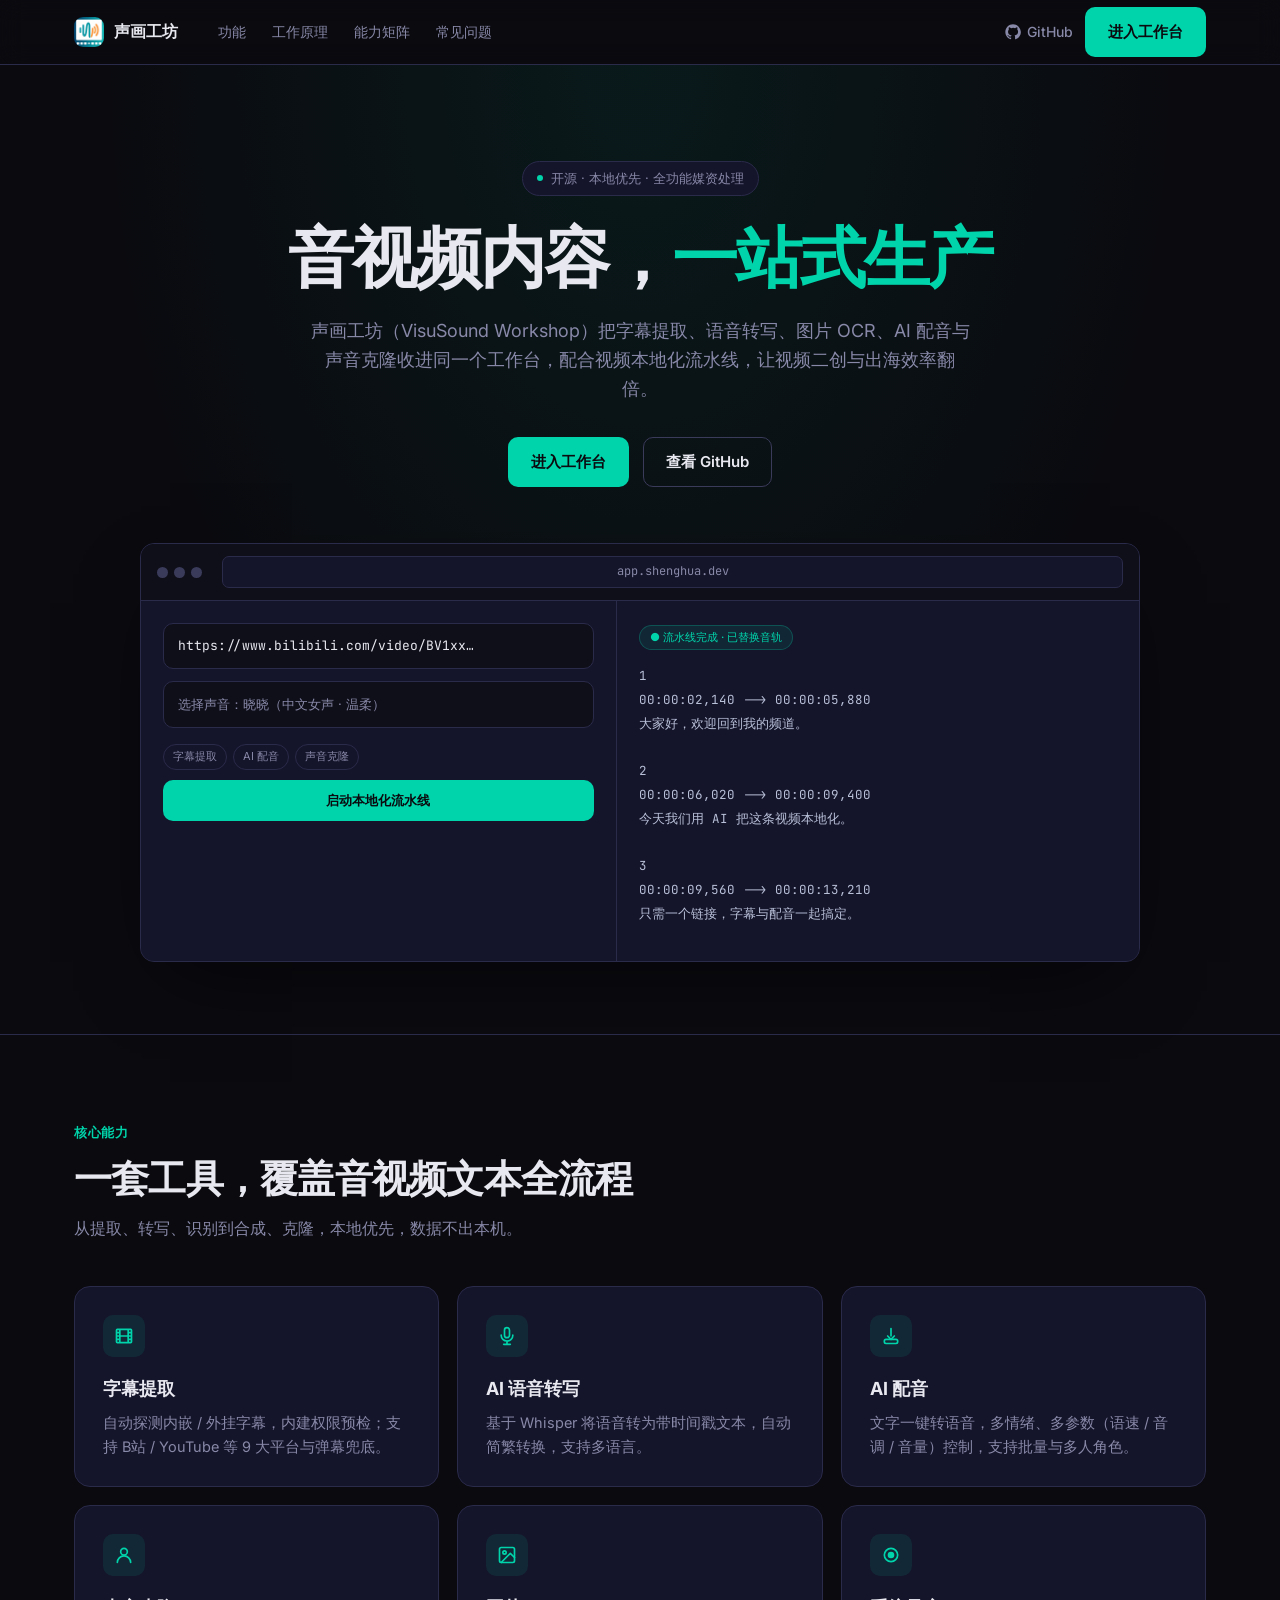
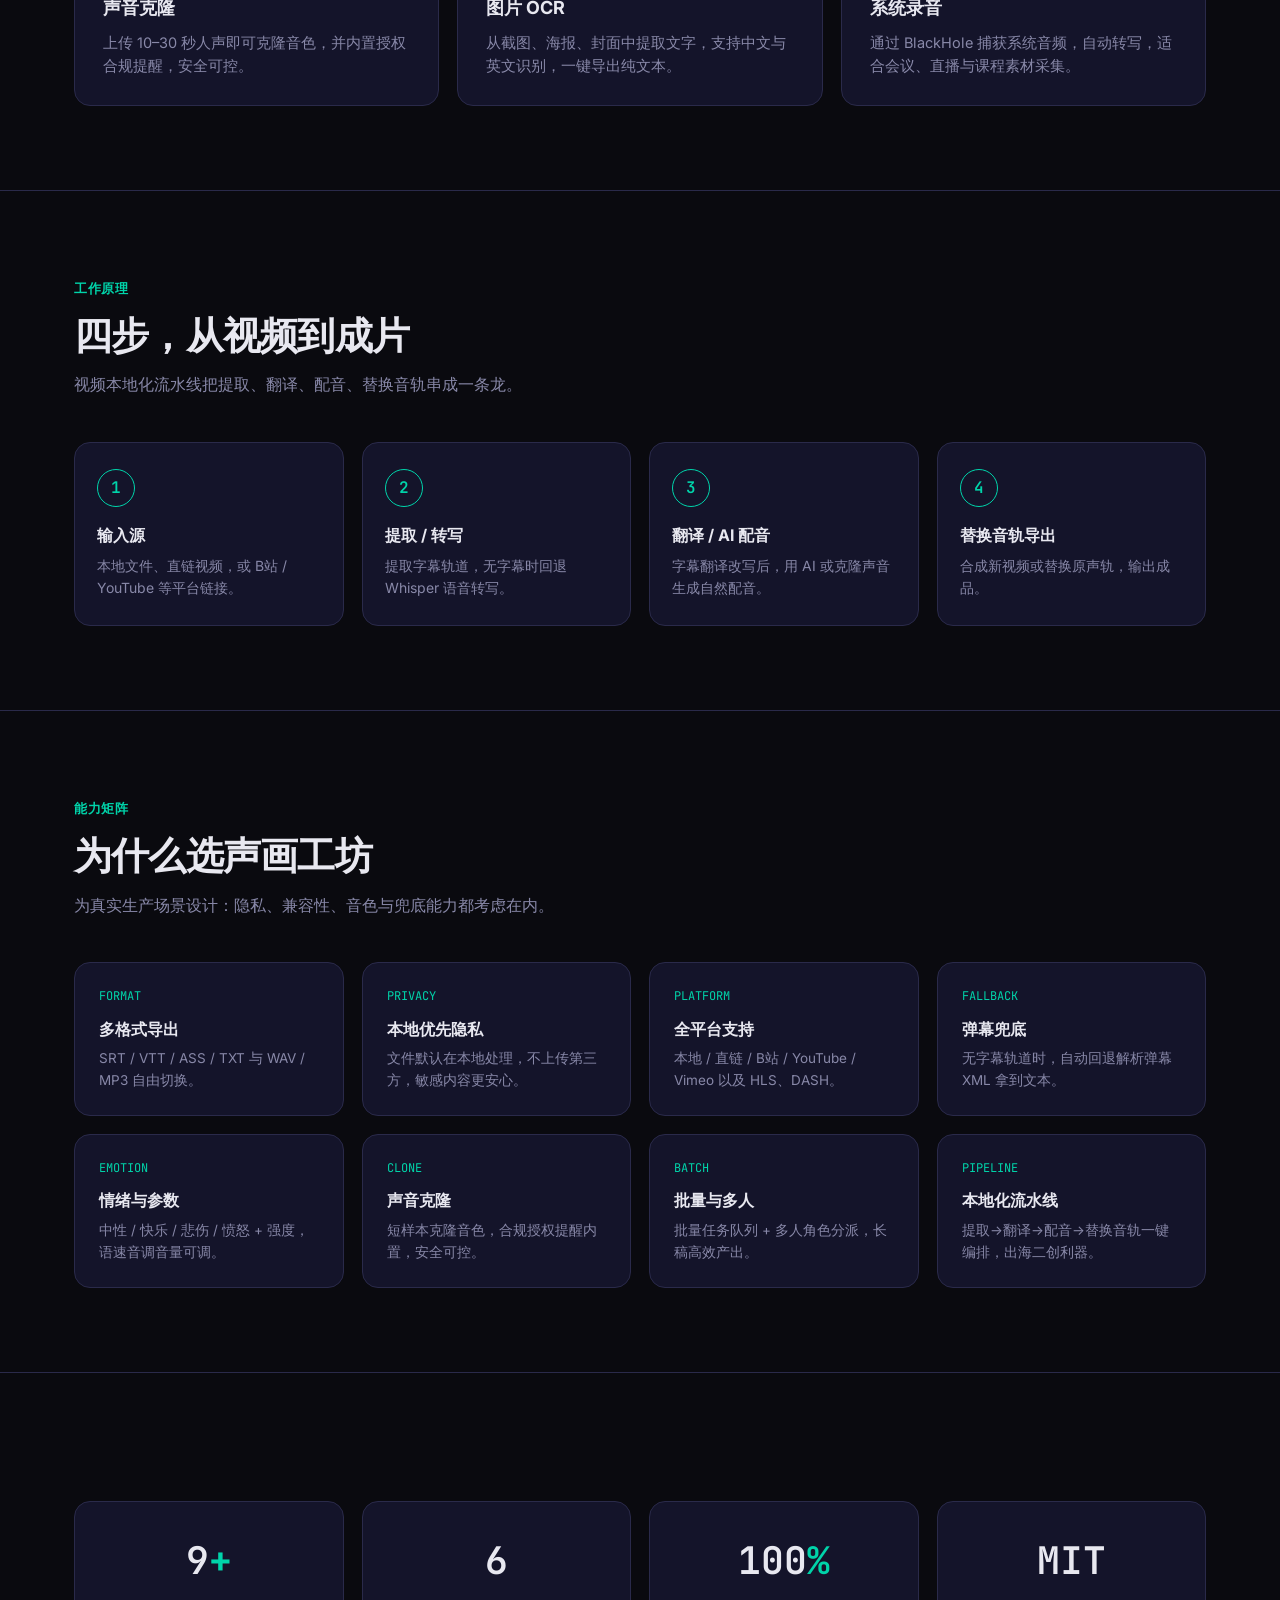
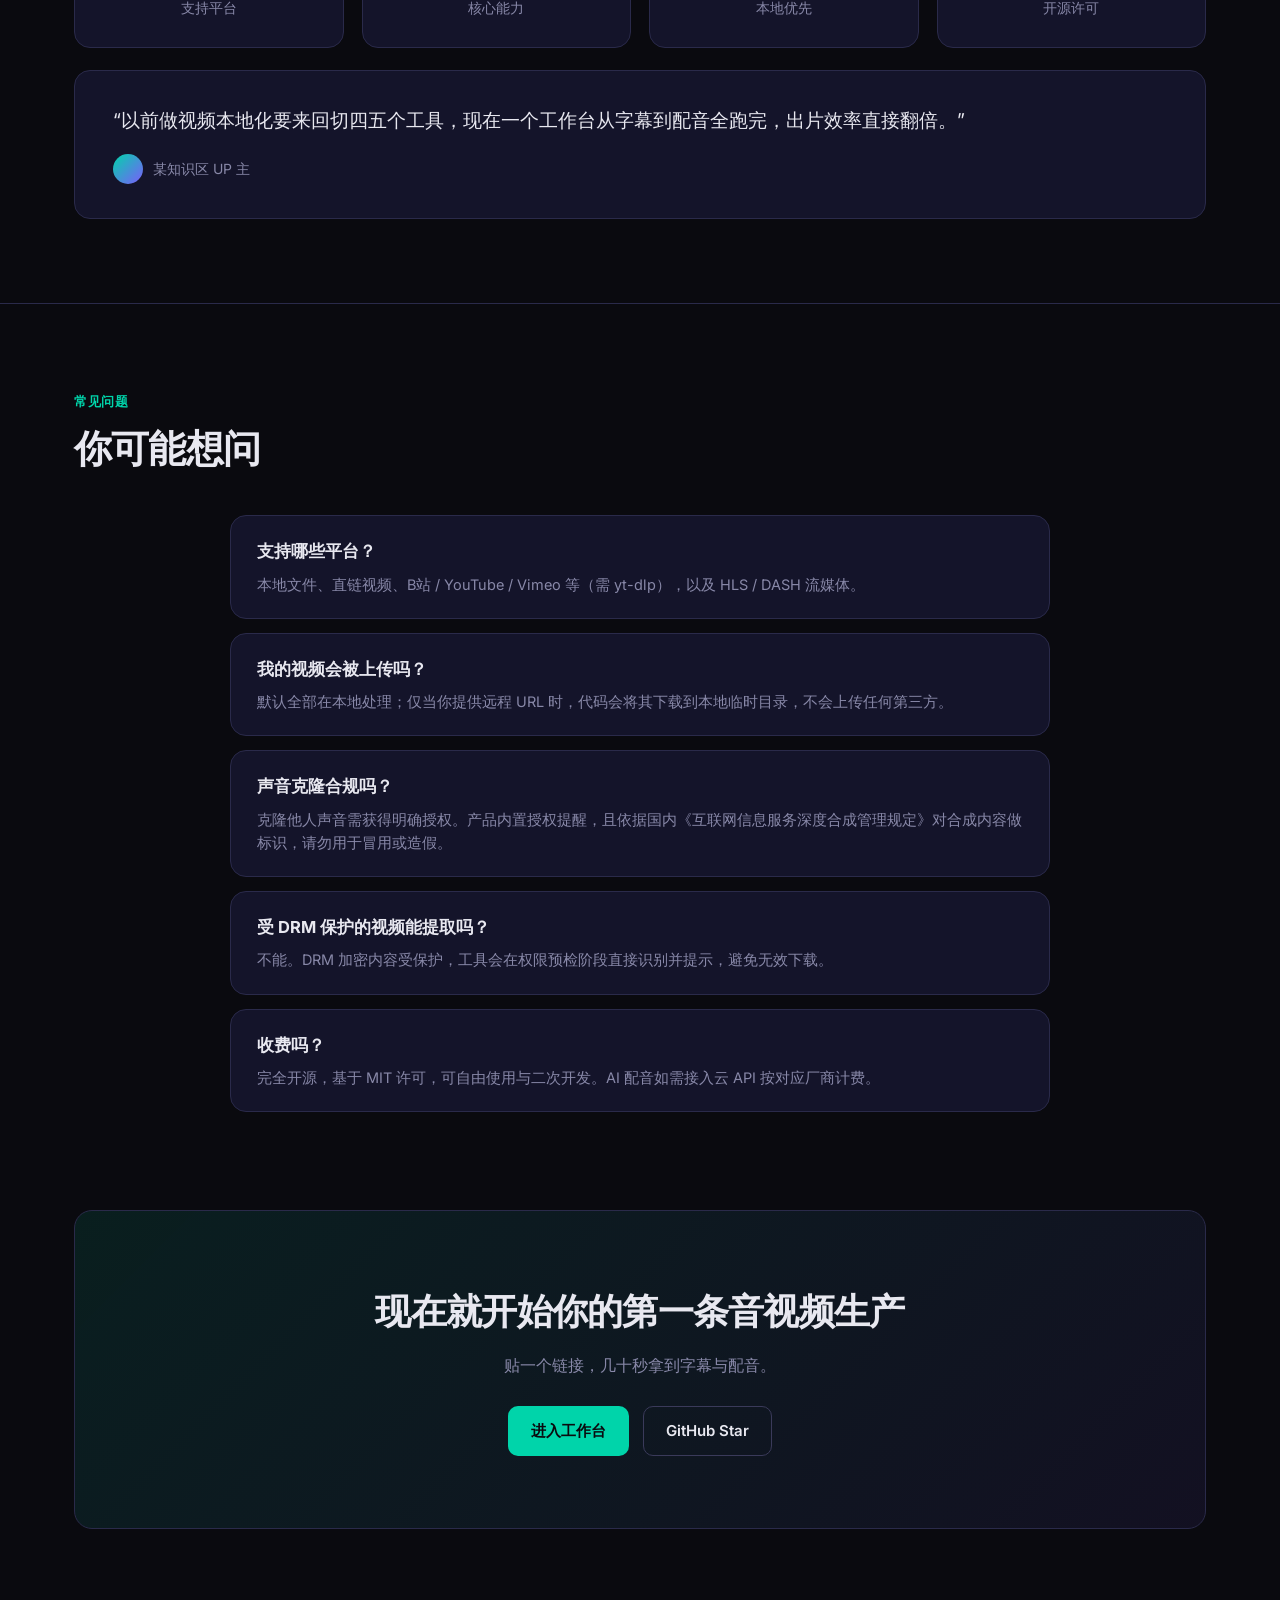
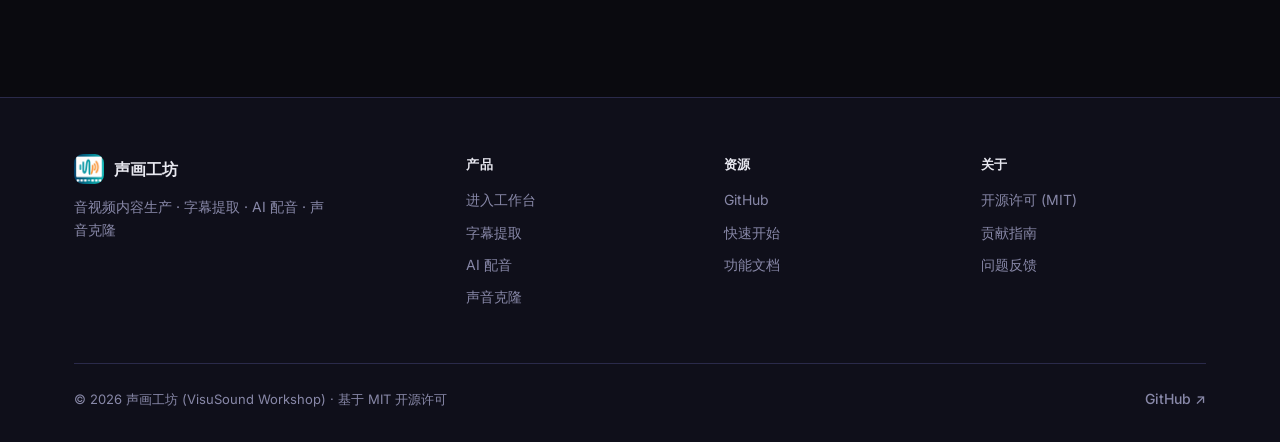
<file: templates/landing.html>
<!DOCTYPE html>
<html lang="zh-CN">
<head>
<meta charset="UTF-8">
<meta name="viewport" content="width=device-width, initial-scale=1.0">
<title>声画工坊 — 本地优先的媒资处理工作台</title>
<meta name="description" content="声画工坊（VisuSound Workshop）是一套本地优先的全功能媒资处理工作台：字幕提取、语音转写、图片 OCR、AI 配音、声音克隆与视频本地化流水线，一站完成。">
<link rel="preconnect" href="https://fonts.googleapis.com">
<link rel="preconnect" href="https://fonts.gstatic.com" crossorigin>
<link href="https://fonts.googleapis.com/css2?family=Inter:wght@400;500;600;700;800&family=JetBrains+Mono:wght@400;500;600&display=swap" rel="stylesheet">
<link rel="icon" type="image/x-icon" href="/static/favicon.ico">
<link rel="apple-touch-icon" sizes="180x180" href="/static/apple-touch-icon.png">
<link rel="icon" type="image/png" sizes="32x32" href="/static/favicon-32x32.png">
<style>
  :root {
    --bg: #0a0a0f;
    --bg-2: #0f0f1a;
    --surface: #14142a;
    --surface-2: #1a1a34;
    --border: #2a2a4a;
    --border-light: #3a3a5a;
    --text: #e8e8f0;
    --muted: #8888a8;
    --accent: #00d4aa;
    --accent-hover: #00e8bb;
    --purple: #7c5cfc;
    --amber: #f59e0b;
    --radius: 16px;
    --maxw: 1180px;
  }
  * { box-sizing: border-box; margin: 0; padding: 0; }
  html { scroll-behavior: smooth; }
  body {
    background: var(--bg);
    color: var(--text);
    font-family: 'Inter', 'PingFang SC', -apple-system, BlinkMacSystemFont, 'Segoe UI', sans-serif;
    line-height: 1.6; -webkit-font-smoothing: antialiased; overflow-x: hidden;
  }
  ::placeholder { font-family: inherit; }
  .mono { font-family: 'JetBrains Mono', monospace; }
  a { color: inherit; text-decoration: none; }
  .container { max-width: var(--maxw); margin: 0 auto; padding: 0 24px; }
  .eyebrow { display: inline-block; font-size: 13px; font-weight: 600; letter-spacing: .04em; color: var(--accent); margin-bottom: 14px; }
  .section-title { font-size: clamp(26px, 4vw, 38px); font-weight: 800; letter-spacing: -.02em; line-height: 1.2; }
  .section-sub { margin-top: 14px; color: var(--muted); font-size: 16px; max-width: 640px; }
  .accent { color: var(--accent); }
  .btn { display: inline-flex; align-items: center; gap: 8px; padding: 12px 22px; border-radius: 10px; font-size: 15px; font-weight: 600; cursor: pointer; transition: all .18s ease; border: 1px solid transparent; white-space: nowrap; }
  .btn-primary { background: var(--accent); color: #0a0a0f; }
  .btn-primary:hover { background: var(--accent-hover); transform: translateY(-1px); }
  .btn-ghost { background: transparent; color: var(--text); border-color: var(--border-light); }
  .btn-ghost:hover { border-color: var(--accent); color: var(--accent); }
  ::-webkit-scrollbar { width: 8px; } ::-webkit-scrollbar-track { background: transparent; }
  ::-webkit-scrollbar-thumb { background: var(--border-light); border-radius: 4px; }
  *:focus-visible { outline: 2px solid var(--accent); outline-offset: 2px; border-radius: 6px; }

  /* Header */
  header.site { position: sticky; top: 0; z-index: 50; background: rgba(10,10,15,.8); backdrop-filter: blur(12px); border-bottom: 1px solid var(--border); }
  .nav { display: flex; align-items: center; gap: 28px; height: 64px; }
  .brand { display: flex; align-items: center; gap: 10px; font-weight: 700; font-size: 16px; }
  .brand .logo { width: 30px; height: 30px; border-radius: 9px; object-fit: cover; display: block; }
  .nav-links { display: flex; gap: 26px; margin-left: 12px; }
  .nav-links a { color: var(--muted); font-size: 14px; font-weight: 500; transition: color .15s; }
  .nav-links a:hover { color: var(--text); }
  .nav-actions { margin-left: auto; display: flex; align-items: center; gap: 12px; }
  .github-link { color: var(--muted); font-size: 14px; font-weight: 500; display: flex; align-items: center; gap: 6px; }
  .github-link:hover { color: var(--text); }

  /* Hero */
  .hero { padding: 96px 0 72px; text-align: center; background: radial-gradient(ellipse at top, rgba(0,212,170,.08), transparent 60%); }
  .badge { display: inline-flex; align-items: center; gap: 8px; padding: 6px 14px; border-radius: 999px; border: 1px solid var(--border); background: var(--surface); font-size: 13px; color: var(--muted); margin-bottom: 26px; }
  .badge .dot { width: 6px; height: 6px; border-radius: 50%; background: var(--accent); }
  .hero h1 { font-size: clamp(38px, 6.4vw, 66px); font-weight: 800; line-height: 1.08; letter-spacing: -.03em; max-width: 900px; margin: 0 auto; }
  .hero p.lead { margin: 24px auto 0; max-width: 660px; color: var(--muted); font-size: 18px; }
  .hero-cta { margin-top: 34px; display: flex; gap: 14px; justify-content: center; flex-wrap: wrap; }

  /* Mockup */
  .mockup { margin: 56px auto 0; max-width: 1000px; border: 1px solid var(--border); border-radius: 14px; background: var(--surface); overflow: hidden; box-shadow: 0 30px 80px -30px rgba(0,0,0,.6); }
  .mockup-bar { display: flex; align-items: center; gap: 8px; padding: 12px 16px; border-bottom: 1px solid var(--border); background: var(--bg-2); }
  .mockup-bar .dots { display: flex; gap: 6px; } .mockup-bar .dots span { width: 11px; height: 11px; border-radius: 50%; background: var(--border-light); }
  .mockup-bar .addr { margin-left: 12px; flex: 1; font-size: 12px; color: var(--muted); background: var(--surface); border: 1px solid var(--border); border-radius: 7px; padding: 5px 12px; }
  .mockup-body { display: grid; grid-template-columns: 1fr 1.1fr; gap: 1px; background: var(--border); min-height: 360px; }
  .mockup-left { background: var(--surface); padding: 22px; text-align: left; }
  .mockup-left .field { background: var(--bg-2); border: 1.5px solid var(--border); border-radius: 10px; padding: 12px 14px; font-size: 13px; color: var(--muted); margin-bottom: 12px; }
  .mockup-left .field.url { color: var(--text); }
  .mockup-left .pill { display: inline-block; font-size: 11px; padding: 3px 9px; border-radius: 999px; border: 1px solid var(--border); color: var(--muted); margin: 4px 6px 4px 0; }
  .mockup-left .run { margin-top: 6px; background: var(--accent); color: #0a0a0f; font-size: 13px; font-weight: 600; border-radius: 10px; padding: 10px; text-align: center; }
  .mockup-right { background: var(--surface); padding: 22px; text-align: left; }
  .mockup-right .tag { display: inline-flex; align-items: center; gap: 6px; font-size: 11px; font-weight: 500; color: var(--accent); background: rgba(0,212,170,.1); border: 1px solid rgba(0,212,170,.25); padding: 3px 10px; border-radius: 999px; }
  .mockup-right pre { margin-top: 14px; font-family: 'JetBrains Mono', monospace; font-size: 12.5px; color: #b8c0d8; line-height: 1.9; white-space: pre-wrap; }

  /* Sections */
  section.block { padding: 84px 0; border-top: 1px solid var(--border); }
  .grid-3 { display: grid; grid-template-columns: repeat(3, 1fr); gap: 18px; margin-top: 44px; }
  .grid-2 { display: grid; grid-template-columns: repeat(2, 1fr); gap: 18px; margin-top: 44px; }
  .card { background: var(--surface); border: 1px solid var(--border); border-radius: var(--radius); padding: 28px; transition: border-color .2s, transform .2s; }
  .card:hover { border-color: var(--accent); transform: translateY(-2px); }
  .card .ic { width: 42px; height: 42px; border-radius: 10px; background: rgba(0,212,170,.1); display: grid; place-items: center; margin-bottom: 18px; color: var(--accent); }
  .card h3 { font-size: 18px; font-weight: 700; margin-bottom: 8px; }
  .card p { color: var(--muted); font-size: 14.5px; }

  .steps { display: grid; grid-template-columns: repeat(4, 1fr); gap: 18px; margin-top: 44px; }
  .step { background: var(--surface); border: 1px solid var(--border); border-radius: var(--radius); padding: 26px 22px; }
  .step .num { width: 38px; height: 38px; border-radius: 50%; border: 1px solid var(--accent); color: var(--accent); font-family: 'JetBrains Mono', monospace; font-weight: 600; display: grid; place-items: center; margin-bottom: 16px; }
  .step h4 { font-size: 16px; font-weight: 700; margin-bottom: 6px; }
  .step p { color: var(--muted); font-size: 14px; }

  .cap-grid { display: grid; grid-template-columns: repeat(4, 1fr); gap: 18px; margin-top: 44px; }
  .cap { background: var(--surface); border: 1px solid var(--border); border-radius: var(--radius); padding: 24px; transition: border-color .2s, transform .2s; }
  .cap:hover { border-color: var(--accent); transform: translateY(-2px); }
  .cap .k { font-family: 'JetBrains Mono', monospace; font-size: 12px; color: var(--accent); margin-bottom: 10px; }
  .cap h4 { font-size: 16px; font-weight: 700; margin-bottom: 6px; }
  .cap p { color: var(--muted); font-size: 13.5px; }

  .stats { display: grid; grid-template-columns: repeat(4, 1fr); gap: 18px; margin-top: 44px; }
  .stat { text-align: center; padding: 28px 12px; background: var(--surface); border: 1px solid var(--border); border-radius: var(--radius); }
  .stat .v { font-family: 'JetBrains Mono', monospace; font-size: 38px; font-weight: 600; color: var(--text); }
  .stat .v span { color: var(--accent); }
  .stat .l { color: var(--muted); font-size: 14px; margin-top: 6px; }

  .quote { margin-top: 22px; background: var(--surface); border: 1px solid var(--border); border-radius: var(--radius); padding: 34px 38px; }
  .quote p { font-size: 19px; line-height: 1.7; }
  .quote .by { margin-top: 16px; color: var(--muted); font-size: 14px; display: flex; align-items: center; gap: 10px; }
  .quote .by .av { width: 30px; height: 30px; border-radius: 50%; background: linear-gradient(135deg, var(--accent), var(--purple)); }

  .faq { max-width: 820px; margin: 44px auto 0; }
  .faq-item { border: 1px solid var(--border); border-radius: var(--radius); padding: 22px 26px; background: var(--surface); margin-bottom: 14px; }
  .faq-item h4 { font-size: 16.5px; font-weight: 700; }
  .faq-item p { color: var(--muted); font-size: 14.5px; margin-top: 8px; }
  .notice { display: flex; align-items: flex-start; gap: 10px; padding: 12px 14px; border-radius: 10px; font-size: 13px; margin-top: 10px; background: rgba(245,158,11,.08); border: 1px solid rgba(245,158,11,.2); color: var(--amber); }

  .final { text-align: center; padding: 72px 24px; background: linear-gradient(135deg, rgba(0,212,170,.1), rgba(124,92,252,.08)); border: 1px solid var(--border); border-radius: 18px; margin: 0 0 84px; }
  .final h2 { font-size: clamp(26px, 4vw, 36px); font-weight: 800; letter-spacing: -.02em; }
  .final p { color: var(--muted); margin-top: 12px; font-size: 16px; }
  .final .hero-cta { margin-top: 28px; }

  footer.site { border-top: 1px solid var(--border); padding: 56px 0 32px; background: var(--bg-2); }
  .foot-grid { display: grid; grid-template-columns: 1.6fr 1fr 1fr 1fr; gap: 32px; }
  .foot-brand p { color: var(--muted); font-size: 14px; margin-top: 12px; max-width: 260px; }
  .foot-col h5 { font-size: 13px; font-weight: 700; margin-bottom: 14px; letter-spacing: .03em; }
  .foot-col a { display: block; color: var(--muted); font-size: 14px; margin-bottom: 10px; transition: color .15s; }
  .foot-col a:hover { color: var(--accent); }
  .foot-bottom { display: flex; align-items: center; justify-content: space-between; margin-top: 44px; padding-top: 24px; border-top: 1px solid var(--border); color: var(--muted); font-size: 13px; flex-wrap: wrap; gap: 12px; }

  @media (max-width: 900px) {
    .nav-links { display: none; }
    .mockup-body { grid-template-columns: 1fr; }
    .grid-3, .cap-grid, .steps { grid-template-columns: 1fr 1fr; }
    .stats { grid-template-columns: 1fr 1fr; }
    .foot-grid { grid-template-columns: 1fr 1fr; }
  }
  @media (max-width: 560px) {
    .grid-3, .cap-grid, .steps, .grid-2, .stats, .foot-grid { grid-template-columns: 1fr; }
    .hero { padding: 60px 0 48px; }
  }
</style>
</head>
<body>

<!-- ===== Header ===== -->
<header class="site">
  <div class="container nav">
    <a class="brand" href="/">
      <img src="/static/images/logo-icon.png" alt="声画工坊" class="logo">
      声画工坊
    </a>
    <nav class="nav-links">
      <a href="#features">功能</a>
      <a href="#how">工作原理</a>
      <a href="#caps">能力矩阵</a>
      <a href="#faq">常见问题</a>
    </nav>
    <div class="nav-actions">
      <a class="github-link" href="https://github.com/ranbo3013/visusound-workshop" target="_blank" rel="noopener">
        <svg width="16" height="16" viewBox="0 0 24 24" fill="currentColor"><path d="M12 .5C5.7.5.5 5.7.5 12c0 5.1 3.3 9.4 7.9 10.9.6.1.8-.3.8-.6v-2c-3.2.7-3.9-1.5-3.9-1.5-.5-1.3-1.3-1.7-1.3-1.7-1-.7.1-.7.1-.7 1.1.1 1.7 1.1 1.7 1.1 1 1.7 2.7 1.2 3.4.9.1-.7.4-1.2.7-1.5-2.6-.3-5.3-1.3-5.3-5.7 0-1.3.5-2.3 1.2-3.1-.1-.3-.5-1.5.1-3.1 0 0 1-.3 3.3 1.2a11.5 11.5 0 016 0C17.3 4.7 18.3 5 18.3 5c.6 1.6.2 2.8.1 3.1.8.8 1.2 1.8 1.2 3.1 0 4.4-2.7 5.4-5.3 5.7.4.4.8 1.1.8 2.2v3.3c0 .3.2.7.8.6 4.6-1.5 7.9-5.8 7.9-10.9C23.5 5.7 18.3.5 12 .5z"/></svg>
        GitHub
      </a>
      <a class="btn btn-primary" href="/app">进入工作台</a>
    </div>
  </div>
</header>

<!-- ===== Hero ===== -->
<section class="hero">
  <div class="container">
    <span class="badge"><span class="dot"></span> 开源 · 本地优先 · 全功能媒资处理</span>
    <h1>音视频内容，<span class="accent">一站式生产</span></h1>
    <p class="lead">声画工坊（VisuSound Workshop）把字幕提取、语音转写、图片 OCR、AI 配音与声音克隆收进同一个工作台，配合视频本地化流水线，让视频二创与出海效率翻倍。</p>
    <div class="hero-cta">
      <a class="btn btn-primary" href="/app">进入工作台</a>
      <a class="btn btn-ghost" href="https://github.com/ranbo3013/visusound-workshop" target="_blank" rel="noopener">查看 GitHub</a>
    </div>

    <!-- Product mockup -->
    <div class="mockup">
      <div class="mockup-bar">
        <div class="dots"><span></span><span></span><span></span></div>
        <div class="addr mono">app.shenghua.dev</div>
      </div>
      <div class="mockup-body">
        <div class="mockup-left">
          <div class="field url mono">https://www.bilibili.com/video/BV1xx…</div>
          <div class="field">选择声音：晓晓（中文女声 · 温柔）</div>
          <div>
            <span class="pill">字幕提取</span><span class="pill">AI 配音</span><span class="pill">声音克隆</span>
          </div>
          <div class="run">启动本地化流水线</div>
        </div>
        <div class="mockup-right">
          <span class="tag">● 流水线完成 · 已替换音轨</span>
          <pre>1
00:00:02,140 --> 00:00:05,880
大家好，欢迎回到我的频道。

2
00:00:06,020 --> 00:00:09,400
今天我们用 AI 把这条视频本地化。

3
00:00:09,560 --> 00:00:13,210
只需一个链接，字幕与配音一起搞定。</pre>
        </div>
      </div>
    </div>
  </div>
</section>

<!-- ===== Core Features ===== -->
<section class="block" id="features">
  <div class="container">
    <span class="eyebrow">核心能力</span>
    <h2 class="section-title">一套工具，覆盖音视频文本全流程</h2>
    <p class="section-sub">从提取、转写、识别到合成、克隆，本地优先，数据不出本机。</p>

    <div class="grid-3">
      <div class="card">
        <div class="ic"><svg width="20" height="20" viewBox="0 0 24 24" fill="none" stroke="currentColor" stroke-width="2" stroke-linecap="round" stroke-linejoin="round"><path d="M7 4v16M17 4v16M3 8h4m10 0h4M3 12h18M3 16h4m10 0h4M4 20h16a1 1 0 001-1V5a1 1 0 00-1-1H4a1 1 0 00-1 1v14a1 1 0 001 1z"/></svg></div>
        <h3>字幕提取</h3>
        <p>自动探测内嵌 / 外挂字幕，内建权限预检；支持 B站 / YouTube 等 9 大平台与弹幕兜底。</p>
      </div>
      <div class="card">
        <div class="ic"><svg width="20" height="20" viewBox="0 0 24 24" fill="none" stroke="currentColor" stroke-width="2" stroke-linecap="round" stroke-linejoin="round"><path d="M19 11a7 7 0 01-7 7m0 0a7 7 0 01-7-7m7 7v4m0 0H8m4 0h4m-4-8a3 3 0 01-3-3V5a3 3 0 116 0v6a3 3 0 01-3 3z"/></svg></div>
        <h3>AI 语音转写</h3>
        <p>基于 Whisper 将语音转为带时间戳文本，自动简繁转换，支持多语言。</p>
      </div>
      <div class="card">
        <div class="ic"><svg width="20" height="20" viewBox="0 0 24 24" fill="none" stroke="currentColor" stroke-width="2" stroke-linecap="round" stroke-linejoin="round"><rect x="4" y="16" width="16" height="5" rx="2"/><path d="M12 3v9M8 12l4 4 4-4"/></svg></div>
        <h3>AI 配音</h3>
        <p>文字一键转语音，多情绪、多参数（语速 / 音调 / 音量）控制，支持批量与多人角色。</p>
      </div>
      <div class="card">
        <div class="ic"><svg width="20" height="20" viewBox="0 0 24 24" fill="none" stroke="currentColor" stroke-width="2" stroke-linecap="round" stroke-linejoin="round"><circle cx="12" cy="8" r="4"/><path d="M4 21a8 8 0 0 1 16 0"/></svg></div>
        <h3>声音克隆</h3>
        <p>上传 10–30 秒人声即可克隆音色，并内置授权合规提醒，安全可控。</p>
      </div>
      <div class="card">
        <div class="ic"><svg width="20" height="20" viewBox="0 0 24 24" fill="none" stroke="currentColor" stroke-width="2" stroke-linecap="round" stroke-linejoin="round"><rect x="3" y="3" width="18" height="18" rx="2"/><circle cx="9" cy="9" r="2"/><path d="m21 15-5-5L5 21"/></svg></div>
        <h3>图片 OCR</h3>
        <p>从截图、海报、封面中提取文字，支持中文与英文识别，一键导出纯文本。</p>
      </div>
      <div class="card">
        <div class="ic"><svg width="20" height="20" viewBox="0 0 24 24" fill="none" stroke="currentColor" stroke-width="2" stroke-linecap="round" stroke-linejoin="round"><circle cx="12" cy="12" r="8"/><circle cx="12" cy="12" r="3" fill="currentColor"/></svg></div>
        <h3>系统录音</h3>
        <p>通过 BlackHole 捕获系统音频，自动转写，适合会议、直播与课程素材采集。</p>
      </div>
    </div>
  </div>
</section>

<!-- ===== How It Works ===== -->
<section class="block" id="how">
  <div class="container">
    <span class="eyebrow">工作原理</span>
    <h2 class="section-title">四步，从视频到成片</h2>
    <p class="section-sub">视频本地化流水线把提取、翻译、配音、替换音轨串成一条龙。</p>

    <div class="steps">
      <div class="step"><div class="num">1</div><h4>输入源</h4><p>本地文件、直链视频，或 B站 / YouTube 等平台链接。</p></div>
      <div class="step"><div class="num">2</div><h4>提取 / 转写</h4><p>提取字幕轨道，无字幕时回退 Whisper 语音转写。</p></div>
      <div class="step"><div class="num">3</div><h4>翻译 / AI 配音</h4><p>字幕翻译改写后，用 AI 或克隆声音生成自然配音。</p></div>
      <div class="step"><div class="num">4</div><h4>替换音轨导出</h4><p>合成新视频或替换原声轨，输出成品。</p></div>
    </div>
  </div>
</section>

<!-- ===== Capability Grid ===== -->
<section class="block" id="caps">
  <div class="container">
    <span class="eyebrow">能力矩阵</span>
    <h2 class="section-title">为什么选声画工坊</h2>
    <p class="section-sub">为真实生产场景设计：隐私、兼容性、音色与兜底能力都考虑在内。</p>

    <div class="cap-grid">
      <div class="cap"><div class="k">FORMAT</div><h4>多格式导出</h4><p>SRT / VTT / ASS / TXT 与 WAV / MP3 自由切换。</p></div>
      <div class="cap"><div class="k">PRIVACY</div><h4>本地优先隐私</h4><p>文件默认在本地处理，不上传第三方，敏感内容更安心。</p></div>
      <div class="cap"><div class="k">PLATFORM</div><h4>全平台支持</h4><p>本地 / 直链 / B站 / YouTube / Vimeo 以及 HLS、DASH。</p></div>
      <div class="cap"><div class="k">FALLBACK</div><h4>弹幕兜底</h4><p>无字幕轨道时，自动回退解析弹幕 XML 拿到文本。</p></div>
      <div class="cap"><div class="k">EMOTION</div><h4>情绪与参数</h4><p>中性 / 快乐 / 悲伤 / 愤怒 + 强度，语速音调音量可调。</p></div>
      <div class="cap"><div class="k">CLONE</div><h4>声音克隆</h4><p>短样本克隆音色，合规授权提醒内置，安全可控。</p></div>
      <div class="cap"><div class="k">BATCH</div><h4>批量与多人</h4><p>批量任务队列 + 多人角色分派，长稿高效产出。</p></div>
      <div class="cap"><div class="k">PIPELINE</div><h4>本地化流水线</h4><p>提取→翻译→配音→替换音轨一键编排，出海二创利器。</p></div>
    </div>
  </div>
</section>

<!-- ===== Social Proof ===== -->
<section class="block">
  <div class="container">
    <div class="stats">
      <div class="stat"><div class="v">9<span>+</span></div><div class="l">支持平台</div></div>
      <div class="stat"><div class="v">6</div><div class="l">核心能力</div></div>
      <div class="stat"><div class="v">100<span>%</span></div><div class="l">本地优先</div></div>
      <div class="stat"><div class="v">MIT</div><div class="l">开源许可</div></div>
    </div>
    <div class="quote">
      <p>“以前做视频本地化要来回切四五个工具，现在一个工作台从字幕到配音全跑完，出片效率直接翻倍。”</p>
      <div class="by"><span class="av"></span> 某知识区 UP 主</div>
    </div>
  </div>
</section>

<!-- ===== FAQ ===== -->
<section class="block" id="faq">
  <div class="container">
    <span class="eyebrow">常见问题</span>
    <h2 class="section-title">你可能想问</h2>
    <div class="faq">
      <div class="faq-item"><h4>支持哪些平台？</h4><p>本地文件、直链视频、B站 / YouTube / Vimeo 等（需 yt-dlp），以及 HLS / DASH 流媒体。</p></div>
      <div class="faq-item"><h4>我的视频会被上传吗？</h4><p>默认全部在本地处理；仅当你提供远程 URL 时，代码会将其下载到本地临时目录，不会上传任何第三方。</p></div>
      <div class="faq-item"><h4>声音克隆合规吗？</h4><p>克隆他人声音需获得明确授权。产品内置授权提醒，且依据国内《互联网信息服务深度合成管理规定》对合成内容做标识，请勿用于冒用或造假。</p></div>
      <div class="faq-item"><h4>受 DRM 保护的视频能提取吗？</h4><p>不能。DRM 加密内容受保护，工具会在权限预检阶段直接识别并提示，避免无效下载。</p></div>
      <div class="faq-item"><h4>收费吗？</h4><p>完全开源，基于 MIT 许可，可自由使用与二次开发。AI 配音如需接入云 API 按对应厂商计费。</p></div>
    </div>
  </div>
</section>

<!-- ===== Final CTA ===== -->
<section class="block" style="border-top:none; padding-top:0;">
  <div class="container">
    <div class="final">
      <h2>现在就开始你的第一条音视频生产</h2>
      <p>贴一个链接，几十秒拿到字幕与配音。</p>
      <div class="hero-cta">
        <a class="btn btn-primary" href="/app">进入工作台</a>
          <a class="btn btn-ghost" href="https://github.com/ranbo3013/visusound-workshop" target="_blank" rel="noopener">GitHub Star</a>
      </div>
    </div>
  </div>
</section>

<!-- ===== Footer ===== -->
<footer class="site">
  <div class="container">
    <div class="foot-grid">
      <div class="foot-brand">
        <a class="brand" href="/"><img src="/static/images/logo-icon.png" alt="声画工坊" class="logo">声画工坊</a>
        <p>音视频内容生产 · 字幕提取 · AI 配音 · 声音克隆</p>
      </div>
      <div class="foot-col">
        <h5>产品</h5>
        <a href="/app">进入工作台</a>
        <a href="#features">字幕提取</a>
        <a href="#features">AI 配音</a>
        <a href="#features">声音克隆</a>
      </div>
      <div class="foot-col">
        <h5>资源</h5>
          <a href="https://github.com/ranbo3013/visusound-workshop" target="_blank" rel="noopener">GitHub</a>
        <a href="#how">快速开始</a>
        <a href="#caps">功能文档</a>
      </div>
      <div class="foot-col">
        <h5>关于</h5>
        <a href="#">开源许可 (MIT)</a>
        <a href="#">贡献指南</a>
        <a href="#">问题反馈</a>
      </div>
    </div>
    <div class="foot-bottom">
      <span>© 2026 声画工坊 (VisuSound Workshop) · 基于 MIT 开源许可</span>
      <a class="github-link" href="https://github.com/ranbo3013/visusound-workshop" target="_blank" rel="noopener">GitHub ↗</a>
    </div>
  </div>
</footer>

</body>
</html>
</file>
